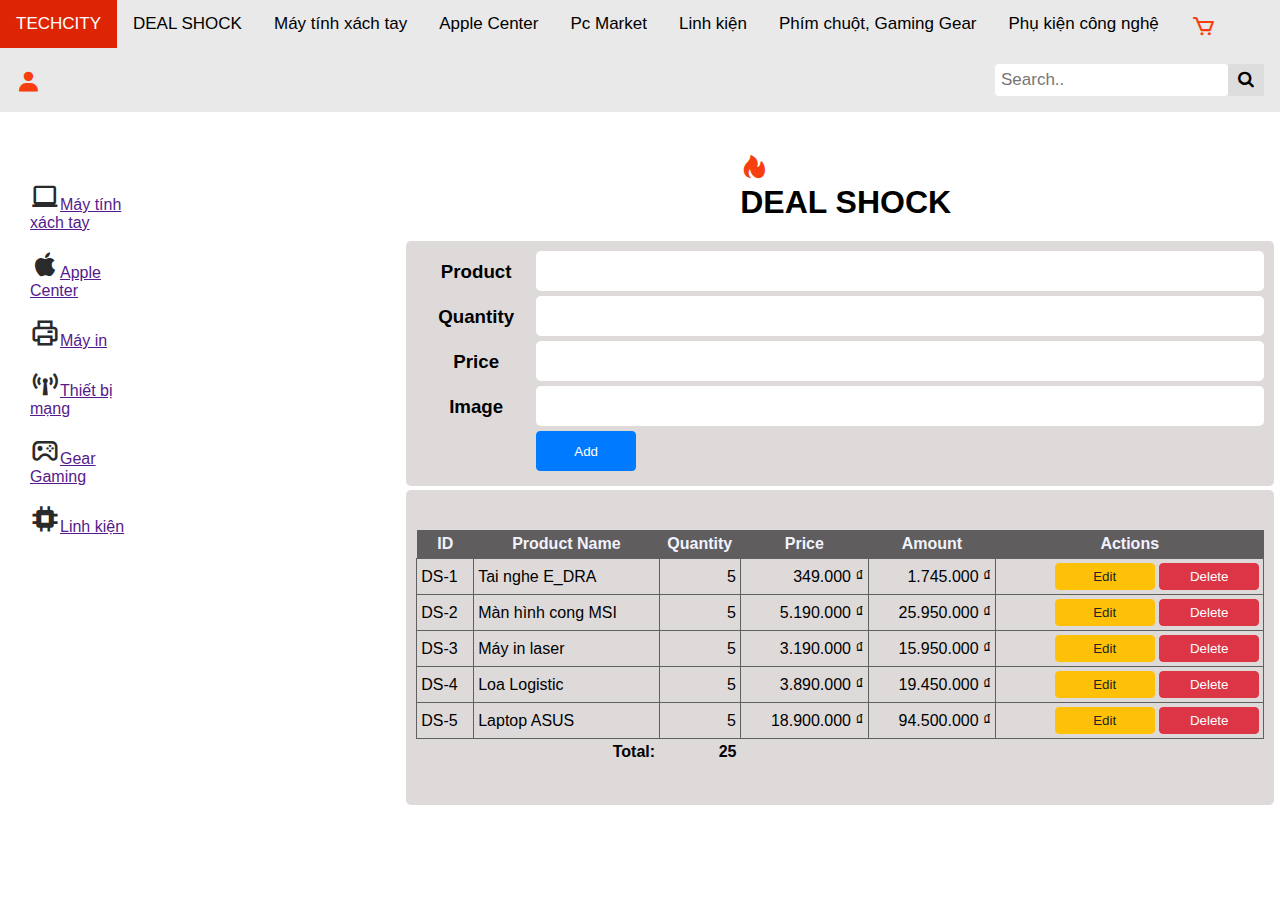
<file: admin.html>
<!DOCTYPE html>
<html lang="en">

<head>
    <meta charset="UTF-8">
    <meta http-equiv="X-UA-Compatible" content="IE=edge">
    <meta name="viewport" content="width=device-width, initial-scale=1.0">
    <title>Quản lý</title>
    <link rel="stylesheet" href="style.css">
    <link rel="stylesheet" href="admin.css">
    <link rel="stylesheet" href="https://cdnjs.cloudflare.com/ajax/libs/font-awesome/4.7.0/css/font-awesome.min.css">
    <link rel="stylesheet" href="information.html">
    <link href='https://unpkg.com/boxicons@2.1.4/css/boxicons.min.css' rel='stylesheet'>
</head>

<body>


    <div class="topnav">
        <a class="active" href="index.html">TECHCITY</a>
        <a href="#about">DEAL SHOCK</a>
        <a href="#laptop">Máy tính xách tay</a>
        <a href="apple">Apple Center</a>
        <a href="#pc">Pc Market</a>
        <a href="#linhkien">Linh kiện </a>
        <a href="#phimchuot">Phím chuột, Gaming Gear</a>
        <a href="#phukien">Phụ kiện công nghệ</a>
        <!-- <a href="#phukien">Thiết bị mạng</a> -->
        <a href="#giohang"><i class='bx bx-cart' style="font-size: 25px;"></i></a>
        <a href="admin.html"><i class='bx bxs-user' style="font-size: 25px; "></i></a>
        <div class="search-container">
            <form action="/action_page.php">
                <input type="text" placeholder="Search.." name="search">
                <button type="submit"><i class="fa fa-search"></i></button>
            </form>
        </div>
    </div>


    <div class="alltable">

        <div id="col-4">
            <!-- <a href=""><i class='bx bxs-spreadsheet' style="font-size: 30px; color: rgb(43, 42, 42);"></i>DANH MỤC THIẾT BỊ</a><br><br>
            <button><i class='bx bxs-spreadsheet' style="font-size: 30px; color: rgb(43, 42, 42);"></i>DANH MỤC THIẾT BỊ</button><br> -->
            <a href=""><i class='bx bx-laptop' style="font-size: 30px; color: rgb(43, 42, 42);"></i>Máy tính xách tay</a><br><br>
            <a href=""><i class='bx bxl-apple' style="font-size: 30px; color: rgb(43, 42, 42);"></i>Apple Center</a><br><br>
            <a href=""><i class='bx bx-printer' style="font-size: 30px; color: rgb(43, 42, 42);"></i>Máy in</a><br><br>
            <a href=""><i class='bx bx-broadcast' style="font-size: 30px; color: rgb(43, 42, 42);"></i>Thiết bị
                mạng</a><br><br>
            <a href=""><i class='bx bx-joystick' style="font-size: 30px; color: rgb(43, 42, 42);"></i>Gear Gaming</a><br><br>
            <a href=""><i class='bx bxs-chip' style="font-size: 30px; color: rgb(43, 42, 42);"></i>Linh kiện</a>

        </div>

        <div id="col-8">
            <div class="dealshock">
                <form action="">
                    <div>
                        <a href=""><i class='bx bxs-hot' style="font-size: 30px;"></a></i>
                        <h1>DEAL SHOCK</h1>

                    </div>
                </form>
            </div>

            <!-- nhập product -->
            <div class="container" id="col-8">
                <div class="row">
                    <div class="add-item">
                        <div class="form-group">
                            <label for="productName">
                                <h3 style="padding: 10px; text-align: center;">Product</h3>
                            </label>
                            <input type="text" id="productName" class="form-control">
                        </div>
                        <div class="form-group">
                            <label for="quantity" style="padding: 10px; text-align: center;">
                                <h3>Quantity</h3>
                            </label>
                            <input type="number" id="quantity" class="form-control">
                        </div>
                        <div class="form-group">
                            <label for="price" ><h3 style="padding: 10px; text-align: center;">Price</h3></label>
                            <input type="number" id="price" class="form-control">
                        </div>
                        <div class="form-group">
                            <label for="imageUrl"><h3 style="padding: 10px; text-align: center;">Image</h3></label>
                            <input type="text" id="imageUrl" class="form-control">
                        </div>

                        <div class="form-group">
                            <label for=""></label>
                            <button class="btn btn-primary" onclick="addProduct()">Add</button>
                        </div>
                    </div>
                </div>

                <!-- product table -->

                <div class="row">
                    <div class="show-item" >
                        <table class="table table-hover" style="margin-left: 0;">
                            <thead>
                                <tr>
                                    <th>ID</th>
                                    <th>Product Name</th>
                                    <th>Quantity</th>
                                    <th>Price
                                        <!-- <span title="Acsending" onclick="sort('asc')">&#x25B2;</span>
                                <span title="Descending" onclick="sort('desc')">&#x25BC;</span> -->
                                    </th>
                                    <th>Amount</th>
                                    <th>Actions</th>
                                </tr>
                            </thead>
                            <tbody>
                            </tbody>
                            <tfoot>
                                <tr>
                                    <th colspan="2" class="text-right">Total: </th>
                                    <th id="totalAmount" class="text-right"></th>
                                    <th></th>
                                </tr>
                            </tfoot>
                        </table>
                    </div>
                </div>
            </div>
        </div>
    </div>
    </div>

   

    <script src="admin.js"></script>
</body>

</html>
</file>
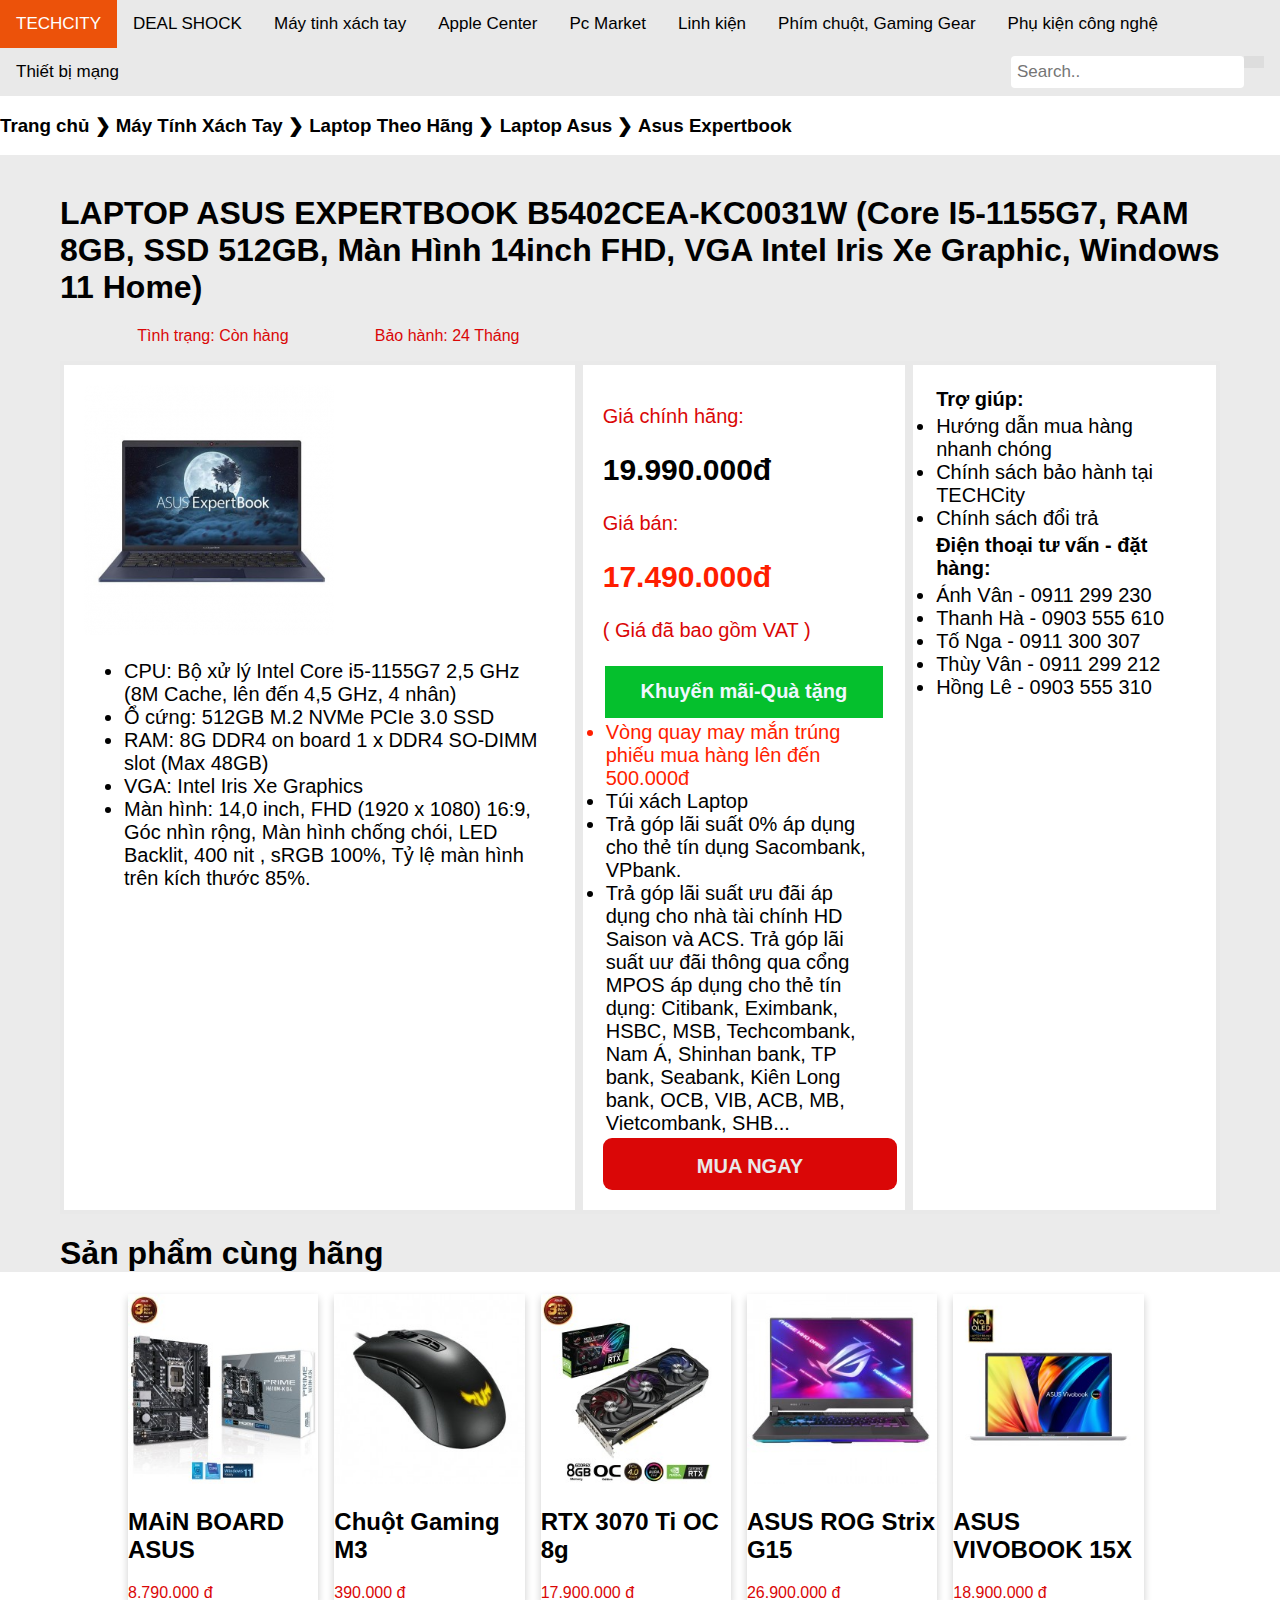
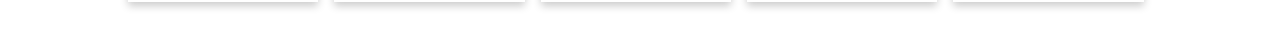
<file: information.html>
<!DOCTYPE html>
<html lang="en">

<head>
    <meta charset="UTF-8">
    <meta http-equiv="X-UA-Compatible" content="IE=edge">
    <meta name="viewport" content="width=device-width, initial-scale=1.0">
    <title>Thông tin sản phẩm</title>

    <link rel="stylesheet" href="information.css">



</head>
<!-- <body> Menu bar -->
<div class="topnav">
    <a class="active" href="#home">TECHCITY</a>
    <a href="#about">DEAL SHOCK</a>
    <a href="#laptop">Máy tinh xách tay</a>
    <a href="#apple">Apple Center</a>
    <a href="#pc">Pc Market</a>
    <a href="#linhkien">Linh kiện </a>
    <a href="#phimchuot">Phím chuột, Gaming Gear</a>
    <a href="#phukien">Phụ kiện công nghệ</a>
    <a href="#mang">Thiết bị mạng</a>
    <div class="search-container">
        <form action="/action_page.php">
            <input type="text" placeholder="Search.." name="search">
            <button type="submit"><i class="fa fa-search"></i></button>
        </form>
    </div>
</div>


<!-- thông tin sản phẩm -->

<div>
    <div>
        <h3>Trang chủ ❯
            Máy Tính Xách Tay ❯
            Laptop Theo Hãng ❯
            Laptop Asus ❯
            Asus Expertbook</h3>
    </div>

    <div class="body-box"><br>
        <h1>LAPTOP ASUS EXPERTBOOK B5402CEA-KC0031W (Core I5-1155G7, RAM 8GB, SSD 512GB, Màn Hình 14inch FHD, VGA Intel
            Iris Xe Graphic, Windows 11 Home)</h1>
        <p>&emsp; &emsp; &emsp; &emsp;Tình trạng: Còn hàng &emsp; &emsp; &emsp; &emsp; Bảo hành: 24 Tháng</p>


        <div class="flex-container">
            <div class="col-6">
                <img class="sampham1" src="image/d5.png" alt=""><br>
                <ul>
                    <li>CPU: Bộ xử lý Intel Core i5-1155G7 2,5 GHz (8M Cache, lên đến 4,5 GHz, 4 nhân)</li>
                    <li>Ổ cứng: 512GB M.2 NVMe PCIe 3.0 SSD</li>
                    <li>RAM: 8G DDR4 on board 1 x DDR4 SO-DIMM slot (Max 48GB)</li>
                    <li>VGA: Intel Iris Xe Graphics</li>
                    <li>Màn hình: 14,0 inch, FHD (1920 x 1080) 16:9, Góc nhìn rộng, Màn hình chống chói, LED Backlit,
                        400 nit , sRGB 100%, Tỷ lệ màn hình trên kích thước 85%.</li>
                </ul>
            </div>

            <div class="col-3">
                <table>
                    <tr>
                        <p>Giá chính hãng:</p>
                        <h2>19.990.000đ</h2>
                        <p>Giá bán:</p>
                        <h2 style="color: rgb(255, 30, 0);"> 17.490.000đ</h2>
                        <p>( Giá đã bao gồm VAT )</p>
                    </tr>
                    <tr>
                        <th style="background: rgb(5, 192, 45); height: 50px; color: aliceblue; text-align: center;">
                            Khuyến mãi-Quà tặng</th>
                    </tr>
                    <tr>
                        <td>
                            <li style="color: rgb(255, 30, 0);">Vòng quay may mắn trúng phiếu mua hàng lên đến 500.000đ
                            </li>
                            <li>Túi xách Laptop</li>
                            <li>Trả góp lãi suất 0% áp dụng cho thẻ tín dụng Sacombank, VPbank.</li>
                            <li>Trả góp lãi suất ưu đãi áp dụng cho nhà tài chính HD Saison và ACS. Trả góp lãi suất uư
                                đãi thông qua cổng MPOS áp dụng cho thẻ tín dụng: Citibank, Eximbank, HSBC, MSB,
                                Techcombank, Nam Á, Shinhan bank, TP bank, Seabank, Kiên Long bank, OCB, VIB, ACB, MB,
                                Vietcombank, SHB...</li>
                        </td>
                    </tr>
                </table>
                <button class="buy">
                    <h2>MUA NGAY</h2>
                </button>
            </div>

            <div>
                <table>
                    <tr>
                        <th>Trợ giúp:</th>
                    <tr>
                        <td>
                            <li>Hướng dẫn mua hàng nhanh chóng</li>
                            <li>Chính sách bảo hành tại TECHCity</li>
                            <li>Chính sách đổi trả</li>
                        </td>
                    </tr>

                    </tr>
                    <th>Điện thoại tư vấn - đặt hàng:</th>
                    </tr>
                    <tr>
                        <td>
                            <li>Ánh Vân - 0911 299 230</li>
                            <li>Thanh Hà - 0903 555 610</li>
                            <li>Tố Nga - 0911 300 307</li>
                            <li>Thùy Vân - 0911 299 212</li>
                            <li>Hồng Lê - 0903 555 310</li>
                        </td>

                </table>
            </div>
        </div>

        <!-- sản phẩm cùng hãng -->
        <div>
            <h1>Sản phẩm cùng hãng</h1>
        </div>

        <div class="spch">

            <div class="row">
                <div class="column">
                    <div class="card">
                        <img src="image/ch1.jpg" alt="Jane" style="width:100%" id="image">
                        <div class="container">
                            <h2>MAiN BOARD ASUS</h2>
                            <p class="title">8.790.000 đ</p>
                        </div>
                    </div>
                </div>


                <div class="row">
                    <div class="column">
                        <div class="card">
                            <img src="image/ch2.jpg" alt="Jane" style="width:100%" id="image">
                            <div class="container">
                                <h2>Chuột Gaming M3</h2>
                                <p class="title">390.000 đ</p>
                            </div>
                        </div>
                    </div>

                    <div class="row">
                        <div class="column">
                            <div class="card">
                                <img src="image/ch3.jpg" alt="Jane" style="width:100%" id="image">
                                <div class="container">
                                    <h2>RTX 3070 Ti OC 8g</h2>
                                    <p class="title">17.900.000 đ</p>
                                </div>
                            </div>
                        </div>

                        <div class="row">
                            <div class="column">
                                <div class="card">
                                    <img src="image/ch4.jpg" alt="Jane" style="width:100%" id="image">
                                    <div class="container">
                                        <h2>ASUS ROG Strix G15</h2>
                                        <p class="title">26.900.000 đ</p>
                                    </div>
                                </div>
                            </div>

                            <div class="row">
                                <div class="column">
                                    <div class="card">
                                        <img src="image/ch5.jpg" alt="Jane" style="width:100%" id="image">
                                        <div class="container">
                                            <h2>ASUS VIVOBOOK 15X</h2>
                                            <p class="title">18.900.000 đ</p>
                                        </div>
                                    </div>
                                </div>
                            </div>
                        </div>
                    </div>
                </div>
            </div>
        </div>
    </div>


 </body>

</html>
</file>
<file: style.css>
* {box-sizing: border-box;}

body {font-family: Verdana, sans-serif; margin:0;    
  background: #f1ecec;
 }

/* body {
  margin: 0;
  font-family: Arial, Helvetica, sans-serif;
} */


.topnav {
  overflow: hidden;
  background-color: #e9e9e9;
}

.topnav a {
  float: left;
  display: block;
  color: black;
  text-align: center;
  padding: 14px 16px;
  text-decoration: none;
  font-size: 17px;
}

.topnav a:hover {
  background-color: #ddd;
  color: black;
}

.topnav a.active {
  background-color: #dd2504;
  color: white;
}

.topnav .search-container {
  float: right;
}

.topnav input[type=text] {
  padding: 6px;
  margin-top: 8px;
  font-size: 17px;
  border: none;
  outline: none;
  border-radius: 4px;
}

.topnav .search-container button {
  float: right;
  padding: 6px 10px;
  margin-top: 8px;
  margin-right: 16px;
  background: #ddd;
  font-size: 17px;
  border: none;
  cursor: pointer;
  
}

.topnav .search-container button:hover {
  background: #ccc;
}

@media screen and (max-width: 600px) {
  .topnav .search-container {
    float: none;
  }
  .topnav a, .topnav input[type=text], .topnav .search-container button {
    float: none;
    display: block;
    text-align: left;
    width: 100%;
    margin: 0;
    padding: 14px;
  }
  .topnav input[type=text] {
    border: 1px solid #ccc;  
  }
}


/* slide quang cao */

/* * {box-sizing: border-box} */

.mySlides {display: none}
img {vertical-align: middle; 
}


#image { 
  transition: transform .2s; 
  margin: 0 auto;
  width: 100px;
  height: 340px;
}

#image:hover {
  -ms-transform: scale(1.1); /* IE 9 */
  -webkit-transform: scale(1.1); /* Safari 3-8 */
  transform: scale(1.1); 
}

/* Slideshow container */
.slideshow-container {
  max-width: 1000px;
  position: relative;
  margin: auto;
}

/* Next & previous buttons */
.prev, .next {
  cursor: pointer;
  position: absolute;
  top: 50%;
  width: auto;
  padding: 16px;
  margin-top: -22px;
  color: white;
  font-weight: bold;
  font-size: 18px;
  transition: 0.6s ease;
  border-radius: 0 3px 3px 0;
  user-select: none;
}

/* Position the "next button" to the right */
.next {
  right: 0;
  border-radius: 3px 0 0 3px;
}

/* On hover, add a black background color with a little bit see-through */
.prev:hover, .next:hover {
  background-color: rgba(0,0,0,0.8);
}

/* Caption text */
.text {
  color: #f2f2f2;
  font-size: 15px;
  padding: 8px 12px;
  position: absolute;
  bottom: 8px;
  width: 100%;
  text-align: center;
}

/* Number text (1/3 etc) */
.numbertext {
  color: #f2f2f2;
  font-size: 12px;
  padding: 8px 12px;
  position: absolute;
  top: 0;
}

/* The dots/bullets/indicators */
.dot {
  cursor: pointer;
  height: 15px;
  width: 15px;
  margin: 0 2px;
  background-color: #bbb;
  border-radius: 50%;
  display: inline-block;
  transition: background-color 0.6s ease;
}

.active, .dot:hover {
  background-color: #717171;
}

/* Fading animation */
.fade {
  animation-name: fade;
  animation-duration: 1.5s;
}

@keyframes fade {
  from {opacity: .4} 
  to {opacity: 1}
}

/* On smaller screens, decrease text size */
@media only screen and (max-width: 300px) {
  .prev, .next,.text {font-size: 11px}
}
/* sản phẩm */

*, *:before, *:after {
  box-sizing: inherit;
}

.column {
  float: left;
  width: 18.3%;
  margin-bottom: 16px;
  padding: 0 8px;
}

@media screen and (max-width: 650px) {
  .column {
    width: 100%;
    display: block;
  }
}

.card {
  box-shadow: 0 4px 8px 0 rgba(0, 0, 0, 0.2);
}

.container {
  padding: 0 16px;
}

.container::after, .row::after {
  content: "";
  clear: both;
  display: table;
}

.title {
  color: rgb(230, 13, 13);
}

.button {
  border: none;
  outline: 0;
  display: inline-block;
  padding: 8px;
  color: white;
  background-color: #000;
  text-align: center;
  cursor: pointer;
  width: 100%;
}

.button:hover {
  background-color: #555;
}
.product{
  padding: 40px;
}

table{
  padding-top: 20px;
  padding-left: 100px;
  margin: 30px;
  width: 70%;
  text-align: left;
}
</file>
<file: admin.css>
*{
    padding: 0px;
    margin: 0px;
    box-sizing: border-box;
    font-family: Verdana, Geneva, Tahoma, sans-serif;
}
body{
    background-color: white;
}

.container{
    margin-top: 5px auto;
    max-width: 900px;
    margin: 0px auto;
   
}
.row{
    width: 100%;
    margin-bottom: 4px;
}
.add-item, .show-item{
    background-color: #dfdada;
    padding: 10px 10px;
    border-radius: 5px;
}
.form-group{
    display: flex;
    margin-bottom: 5px;
    height: 40px;
}
.form-group>label{
    width: 120px;
    
}
.form-control{
    flex-grow: 1;
    padding: 3px 0px;
    border-radius: 5px;
    border: none;
    outline: none;
}

/* btn */

.btn{
    border: none;
    outline: none;
    border: 1px solid #efefef;
    padding: 5px 20px;
    border-radius: 4px;
    cursor: pointer;
    width: 100px;
}
.btn-primary{
    color: #fff;
    background-color: #007bff;
    border-color: #007bff;
    
}
.btn-primary:hover{
    color: #fff;
    background-color: #0069d9;
    border-color: #0062cc;
}
.btn-warning {
    color: #212529;
    background-color: #ffc107;
    border-color: #ffc107;
}
.btn-warning:hover {
    color: #212529;
    background-color: #e0a800;
    border-color: #d39e00;
}
.btn-danger {
    color: #fff;
    background-color: #dc3545;
    border-color: #dc3545;
}
.btn-danger:hover {
    color: #fff;
    background-color: #c82333;
    border-color: #bd2130;
}

/* table */
.table{
    padding: 3px;
    width: 100%;
    border-radius: 5px;
    cursor: pointer;
  
}
.table-hover>tbody>tr:hover{
    background-color: #d6d0d0;
    margin-left: 0px;
}

.table, tr, td, th{
    border-collapse: collapse;
    padding: 4px;
    
}
.table>thead{
    background-color: #5f5d5d;
    border-radius: 5px;
  
}
.table>thead>tr>th{
    padding: 5px 0px;
    color: #f2f2ff;
}
.table>tbody, .table>tbody>tr,td{
    border: 1px solid #616060;
}
.text-right{
    text-align: right;
}
.tex-left{
    text-align: left;
}

    /*edit   */

.form-control-md{
    width: 100%;
    padding: 5px 0px;
    padding: 3px 0px;
    border-radius: 5px;
    border: none;
    outline: none;
}

.d-none{
    display: none;
}
.bx{
    font-size: 40px;
}
.logo{
   padding-top: 40px;
   padding-bottom: 30px;
}

#quantity{
    font-size: 20px;
}
#productName{
    font-size: 20px;
}
#price{
    font-size: 20px;

}
#imageUrl{
    font-size: 20px;
}
th{
    text-align: center;
}

.tbody{
    height: 400px;
}
.danhmuc{
    padding: 100px;
}
.around{
    display: flex;
}

.flex-container {
    display: flex;   
  }
  
  .flex-container > div {
    background-color: #f1f1f1;
    margin: 10px;
    padding: 20px;
    font-size: 30px;
    width: 100%
  }



.dealshock{
    padding-left: 450px;
    padding-top: 40px;
    padding-bottom: 20px;
}

.bx{
    color: rgb(247, 62, 15);
    font-size: 70px;
}

.alltable{
    display: flex;
}

/* .alltable > #col-4, #col-8{
    margin: 10px;
  padding: 20px;  */
 

#col-4{
    padding-top: 40px;
    padding-right: 40px;
    /* width: 30%; */
    padding-left: 30px;
    padding-top: 70px;
}

#col-8{
    width: 100%; 
    /* padding-right: 200px; */
    margin-left: 100px;
    padding-top: 0px;
    margin-top: 0px;
}
.table2{
    width: 100%;
    border: none;
    background-color: rgb(216, 213, 213);
}
</file>
<file: information.css>
/* menu bar */
* {box-sizing: border-box;}
body {
 margin: 0;
 font-family: Arial, Helvetica, sans-serif;
}


.topnav {
 overflow: hidden;
 background-color: #e9e9e9;
}

.topnav a {
 float: left;
 display: block;
 color: black;
 text-align: center;
 padding: 14px 16px;
 text-decoration: none;
 font-size: 17px;
}

.topnav a:hover {
 background-color: #ddd;
 color: black;
}

.topnav a.active {
 background-color: #ec520a;
 color: white;
}

.topnav .search-container {
 float: right;
}

.topnav input[type=text] {
 padding: 6px;
 margin-top: 8px;
 font-size: 17px;
 border: none;
 outline: none;
 border-radius: 4px;
}

.topnav .search-container button {
 float: right;
 padding: 6px 10px;
 margin-top: 8px;
 margin-right: 16px;
 background: #ddd;
 font-size: 17px;
 border: none;
 cursor: pointer;
 
}

.topnav .search-container button:hover {
 background: #ccc;
}

@media screen and (max-width: 600px) {
 .topnav .search-container {
   float: none;
 }
 .topnav a, .topnav input[type=text], .topnav .search-container button {
   float: none;
   display: block;
   text-align: left;
   width: 100%;
   margin: 0;
   padding: 14px;
 }
 .topnav input[type=text] {
   border: 1px solid #ccc;  
 }
}

/* flex box */
.body-box{
  padding-left: 60px;
  padding-right: 60px;
  background: #d1d1d16e;
}

.flex-container {
    display: flex;
    background: #e9e9e9;   
  
  }
  
  .flex-container > div {
    background-color: white;
    margin: 4px;    
     padding: 20px; 
    font-size: 20px;
    text-align: left;  
  }

.col-3 {
    width: 30%;
}
.col-6 {
    width: 50%;
   
}
.button{
  background: rgb(218, 7, 7);
  color: #e9e9e9;
}
.buy{
  background: rgb(218, 7, 7);
  color: #e9e9e9;  
  border-radius: 9px;
  border: none;
  outline: none;
  width: 100%;
  height: 50px;
}
.sanpham1{
  width: 50%;
  height: 150px;
}

/* sản phẩm tương tự */
*, *:before, *:after {
  box-sizing: inherit;
}

.column {
  float: left;
  width: 18.3%;
  margin-bottom: 16px;
  padding: 0 8px;
}

@media screen and (max-width: 650px) {
  .column {
    width: 100%;
    display: block;
  }
}

.card {
  box-shadow: 0 4px 8px 0 rgba(0, 0, 0, 0.2);
}

p{
  color: rgb(218, 7, 7);
}
.spch{
  background: #d1d1d16e;
  padding-left: 60px;
  padding-right: 60px;
}
</file>
